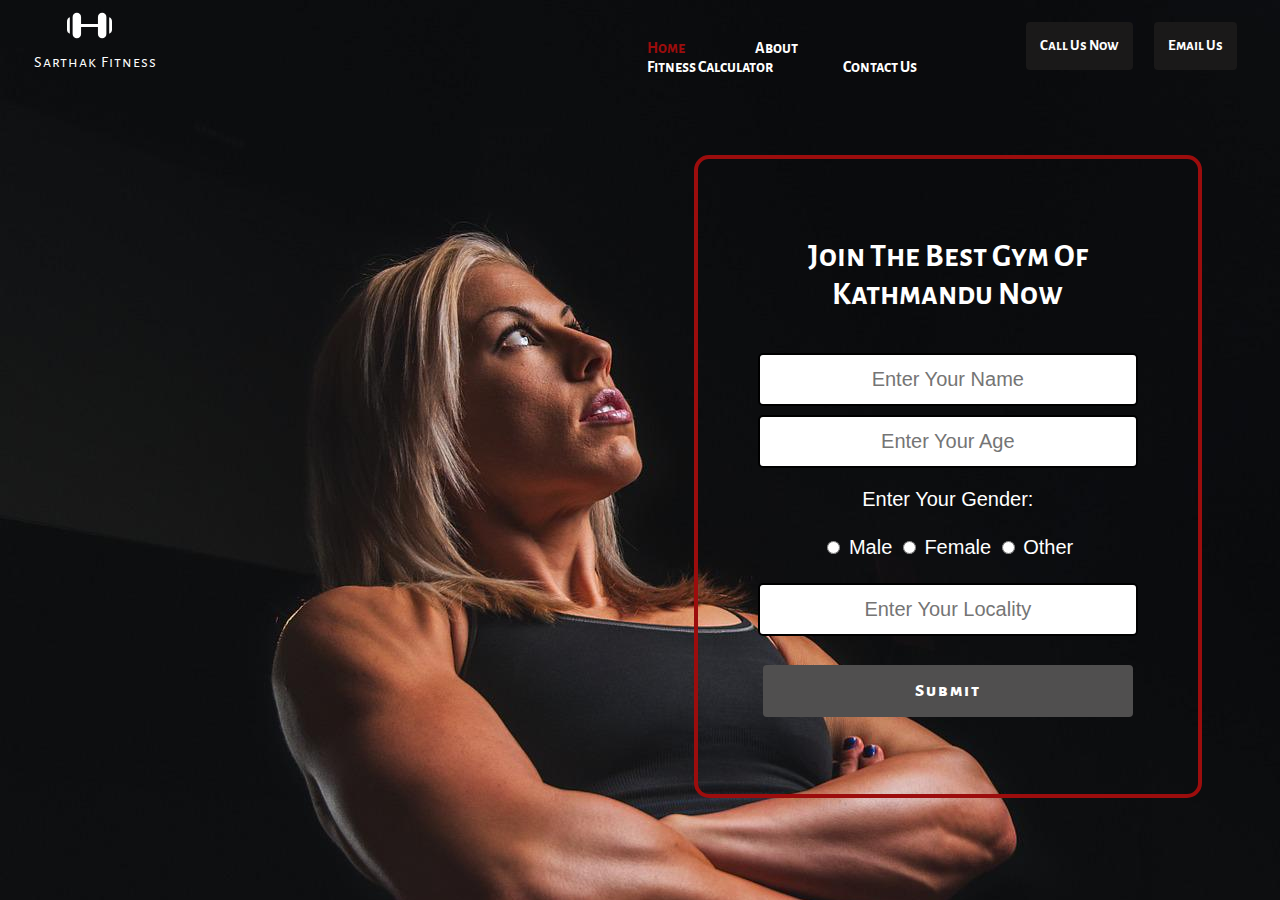
<file: Gym-Website-landing-page-using-html-css-practice/index.html>
<!DOCTYPE html>
<html lang="en">
  <head>
    <meta charset="UTF-8" />
    <meta http-equiv="X-UA-Compatible" content="IE=edge" />
    <meta name="viewport" content="width=device-width, initial-scale=1.0" />
    <link rel="preconnect" href="https://fonts.googleapis.com">
    <link rel="preconnect" href="https://fonts.gstatic.com" crossorigin>
    <link href="https://fonts.googleapis.com/css2?family=Alegreya+Sans+SC:wght@300;400;500;700;900&display=swap" rel="stylesheet">
    <link rel="stylesheet" href="css/style.css">
    <title>Document</title>
    <style>
      body {
    margin: 0px;
    padding: 0px;
    background: url("images/training-.jpg");
    height: auto;
    font-family: alegreya Sans SC;
  }
      
    </style>
  </head>
  <body>
    <header class="header">
      <div class="left">
        <img src="images/logo.svg" alt="">
        <div>Sarthak Fitness </div>
      </div>
      <div class="mid">
        <ul class="navbar">
          <li><a href="#" class="active">Home</a> </li>
          <li><a href="#"> About</a></li>
          <li><a href="#">Fitness Calculator</a> </li>
          <li><a href="#">Contact Us</a> </li>
        </ul>
        
      </div>
      <div class="right">
        <button class="btn">Call Us Now</button>
        <button class="btn">Email Us</button>
      </div>
    </header>
    <div class="container">
      <h1>Join The Best Gym Of Kathmandu Now</h1>
      <form action="noaction.php">
        <div class="form-group">
          <input type="text" name="" placeholder="Enter Your Name">
        </div>
        <div class="form-group">
          <input type="Integer" name="" placeholder="Enter Your Age">
        </div>
        <div class="form-group-radio">
          
          <span>Enter Your Gender:</span><input type="radio" id="gender" name="gender" value="HTML">

          <label for="html">Male</label>
          <input type="radio" id="gender" name="gender" value="HTML">
          <label for="html">Female</label>
           <input type="radio" id="gender" name="gender" value="HTML">
          <label for="html">Other</label>
          <br>
        </div>

        <div class="form-group">
          <input type="text" name="" placeholder="Enter Your Locality">
        </div>
        <button class="btn-submit"> Submit</button>
      </form>
    </div>
  </body>
</html>
</file>
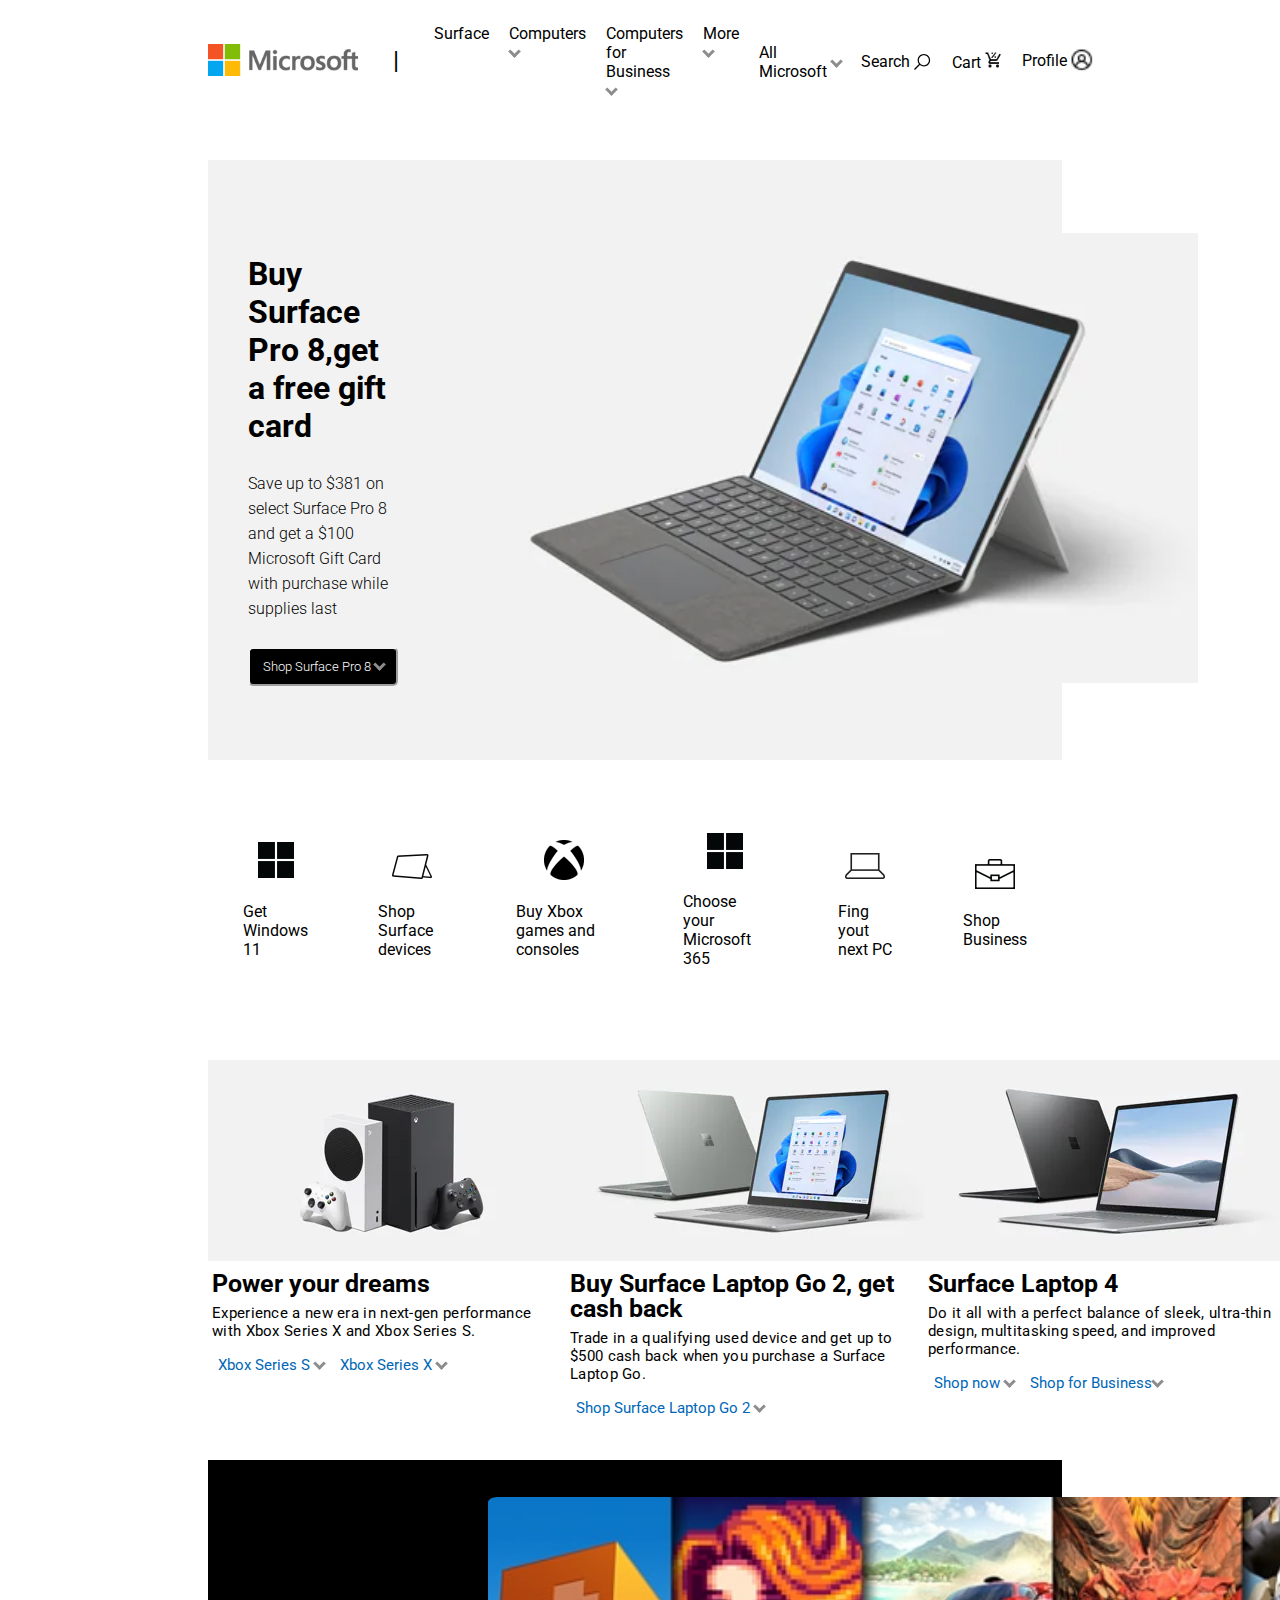
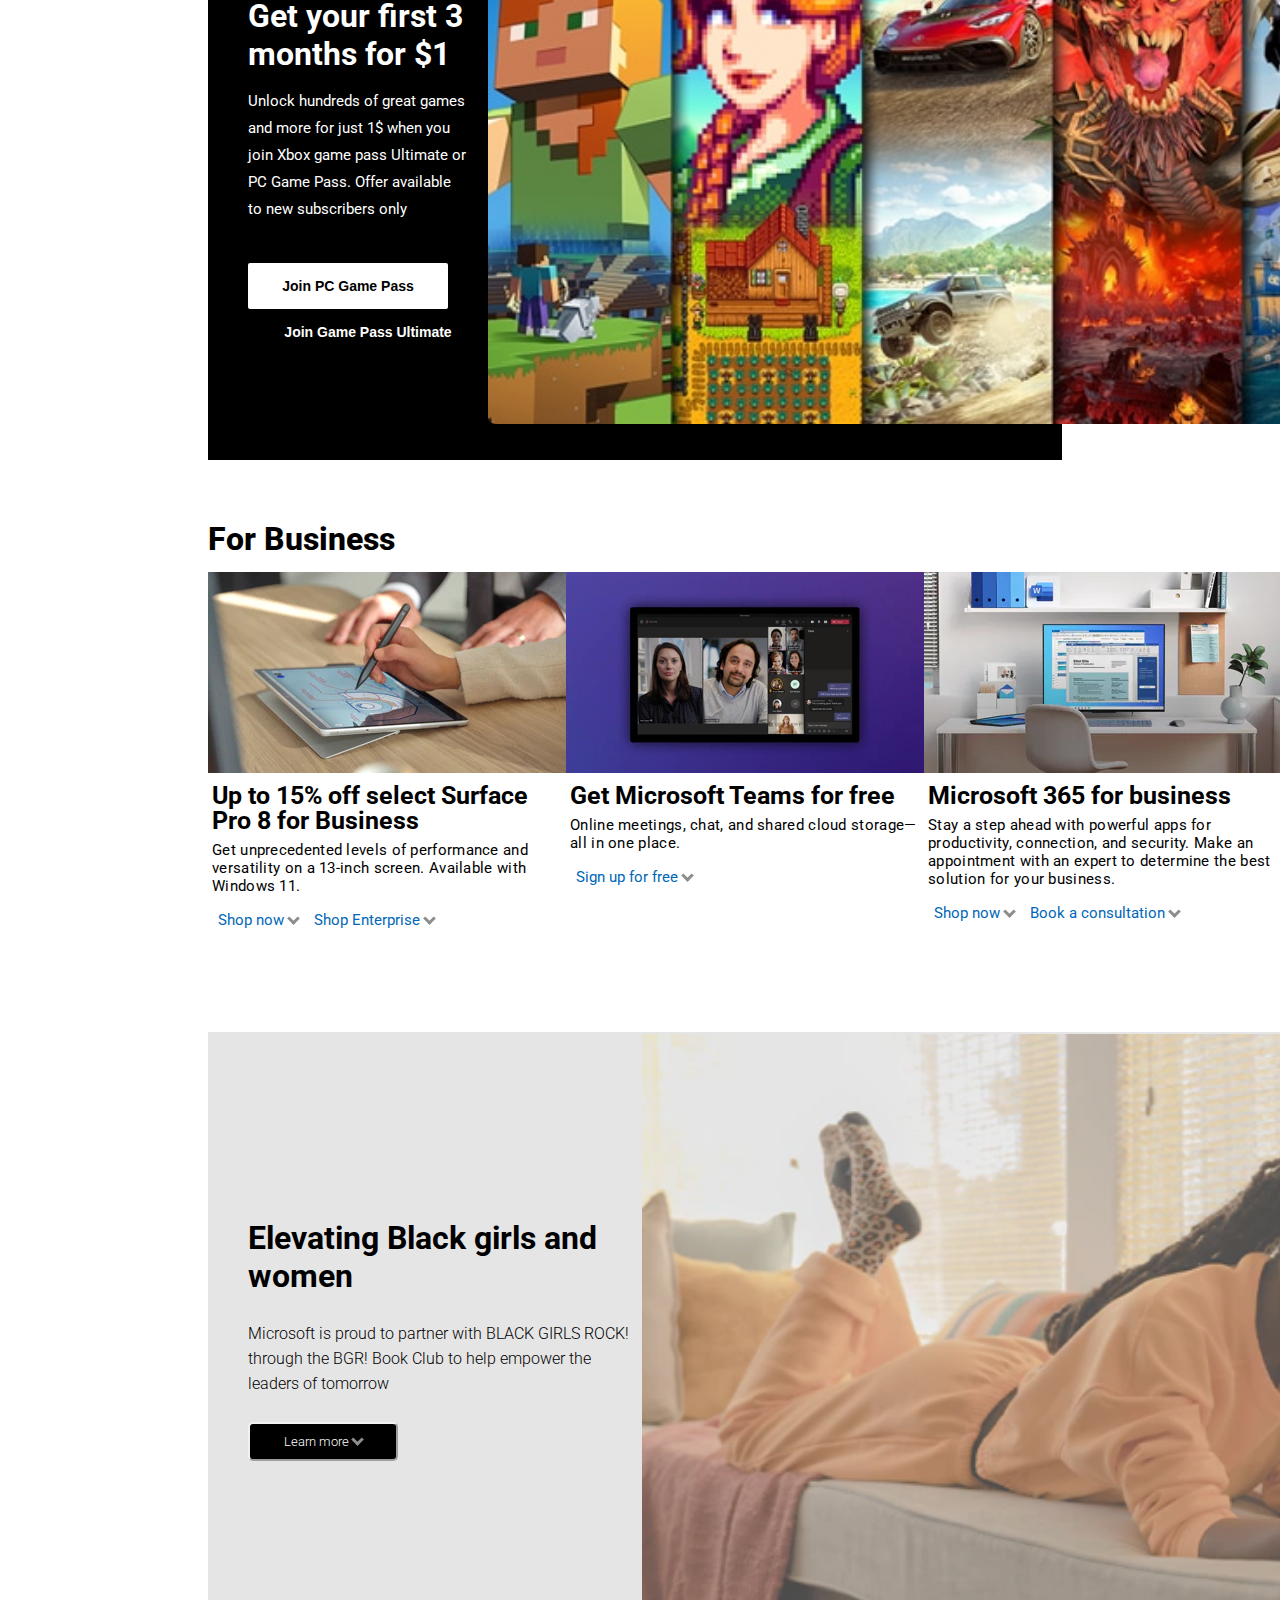
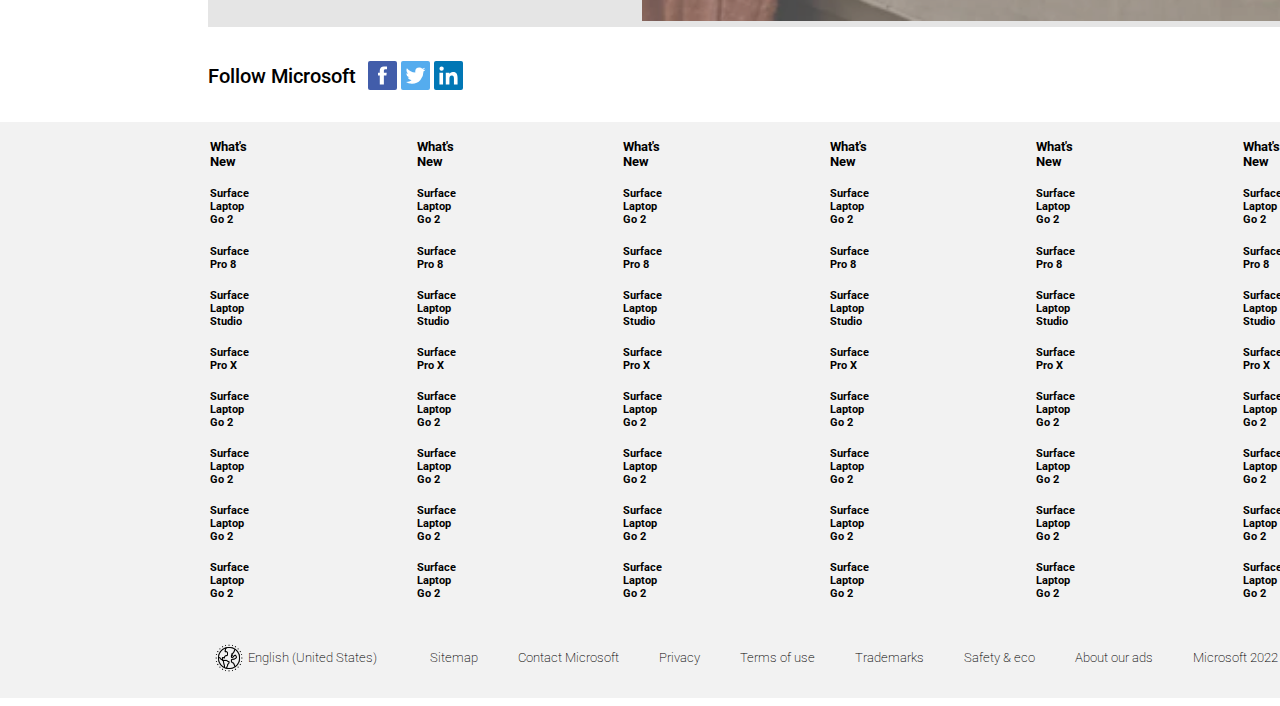
<file: microsoft-clone-html-css/index.html>
<!DOCTYPE html>
<html lang="en">
<head>
    <meta charset="UTF-8">
    <meta http-equiv="X-UA-Compatible" content="IE=edge">
    <meta name="viewport" content="width=device-width, initial-scale=1.0">
    <link rel="preconnect" href="https://fonts.googleapis.com">
    <link rel="preconnect" href="https://fonts.gstatic.com" crossorigin>
    <link href="https://fonts.googleapis.com/css2?family=Roboto:ital,wght@0,300;0,500;0,700;0,900;1,300&display=swap" rel="stylesheet">
    <link rel="stylesheet" href="header.css">
    <link rel="stylesheet" href="main.css">
    <link rel="stylesheet" href="footer.css">

    <title>Microsoft clone</title>
    <style>
        
     
    </style>
</head>
<body>
    <header class="header">
        <div class="header-left">
            <img class="microsoft-logo" src="images/microsoft-logo.png" alt="">
            <div class="Pipe">&#124;</div>
            <div class="menu-left">
                <div class="menu-items">
                    Surface
                </div>
                <div class="menu-items">
                    Computers <i class="arrow down"></i>
                </div>
                <div class="menu-items ">
                    Computers for Business <i class="arrow down"></i>
                </div>
                <div class="menu-items">
                    More <i class="arrow down"></i>
                </div>
            </div>


        </div>
        
        
        <div class="header-right">
            <div class="menu-right">

                <div class="menu-items-r">
                    <div class="all-microsoft-word">All Microsoft</div> <i class="arrow down"></i>
                </div>
                <div class="menu-items-search">
                    <div class="search-word">Search </div> 
                    <img class="search-icon" src="images/search-icon.svg" alt="">
                </div>
                <div class="menu-items-cart ">
                   <div class="cart-word">Cart</div>  <img class="cart-icon" src="images/cart.png" alt="">
                </div>
                <div class="menu-items-profile">
                    <div class="profile-word"> Profile </div>
                    <img class="profile-icon" src="images/profile.png" alt="">
                </div>
            </div>

        </div>

            
        
    </header>

    <main class="main-body">
        <div class="headandimage">
            <div class="headings">

                <h1 class="heading-1">Buy Surface Pro 8,get a free gift card</h1>
                <div class="p-1">
                <p >Save up to $381 on select Surface
                    Pro 8 and get a $100 Microsoft Gift Card
                    with purchase while supplies last</p>
                </div>
                
                <button class="button-1">Shop Surface Pro 8 <i class="arrow down"></i></button>
            </div>
            <div class="laptop-image">
                <img class="laptop-image-1" src="images/laptop-img.webp" alt=""></div>
        </div> 
        
        
        <div class="main-2">
            <div class="sub-main-2">
                <img src="images/1st.png" alt="">
                <h4 class="sub-head">Get Windows 11</h4>
            </div>

            

            <div class="sub-main-2">
                <img src="images/2nd.webp" alt="">
                <h4 class="sub-head">Shop Surface devices</h4>
            </div>

            <div class="sub-main-2">
                <img src="images/3rd.webp" alt="">
                <h4 class="sub-head">Buy Xbox games and consoles</h4>
            </div>


            <div class="sub-main-2">
                <img src="images/4th.png" alt="">
                <h4 class="sub-head">Choose your Microsoft 365</h4>
            </div>

            <div class="sub-main-2">
                <img src="images/5th.webp" alt="">
                <h4 class="sub-head">Fing yout next PC</h4>
            </div>

            <div class="sub-main-2">
                <img src="images/6th.webp" alt="">
                <h4 class="sub-head">Shop Business</h4>
            </div>


                

            
        </div>

        <div class="main-3">

            <div class="image-head">
                <img class="image" src="images/laptop1.webp" alt="">
                <div class="text-all">
                    <p class="text-1">Power your dreams</p>
                    <p class="text-2">Experience a new era in next-gen performance with Xbox Series X and Xbox Series S.</p>
                    <div class="buttons">
                        <button class="xbox-series-x">Xbox Series S <i class="arrow down"></i></button>
                        <button class="xbox-series-s">Xbox Series X <i class="arrow down"></i></button>
                    </div>
                    
                    
                </div>
            </div>


            <div class="image-head">
                <img class="image" src="images/laptop2.webp" alt="">
                <div class="text-all">
                <p class="text-1">Buy Surface Laptop Go 2, get cash back</p>
                <p class="text-2">Trade in a qualifying used device and get up to $500 cash back when you purchase a Surface Laptop Go.</p>
                    <div class="buttons">
                        <button class="xbox-series-s">Shop Surface Laptop Go 2 <i class="arrow down"></i></button>
                        
                    </div>
                    
                    
                </div>
            </div>


            <div class="image-head">
                <img class="image" src="images/laptop3.webp" alt="">
                <div class="text-all">
                <p class="text-1">Surface Laptop 4</p>
                <p class="text-2">Do it all with a perfect balance of sleek, ultra-thin design, multitasking speed, and improved performance.</p>
                    <div class="buttons">
                    <button class="xbox-series-x">Shop now <i class="arrow down"></i></button>
                    <button class="xbox-series-s">Shop for Business<i class="arrow down"></i></button>
                    </div>
                </div>
            </div>


            <div class="image-head">
                <img class="image" src="images/laptop4.webp" alt="">
                <div class="text-all">
                <p class="text-1">Make it yours</p>
                <p class="text-2">Customize the Xbox Wireless Controller with Xbox Design Lab and show your Pride with this bold design. </p>
                    <div class="buttons">
                    <button class="xbox-series-x">Design Yours <i class="arrow down"></i></button>
                    
                    </div>
                </div>
            </div>
            
        </div>



        <div class="main-4">
            <div class="main-4-text">
                <h3 class="heading-main-4">Get your first 3 months for $1</h3>
                <p class="paragraph-main-4">Unlock hundreds of great games and more for just 1$ when you
                     join Xbox game pass Ultimate or PC Game Pass. Offer 
                     available to new subscribers only</p>
                <div class="buttons-main-4">
                    <button class="white-button"> Join PC Game Pass</button>
                    <button class="black-button"> Join Game Pass Ultimate</button>
                </div>
                
            </div>
            <img class="cartoon" src="images/cartoon.jfif" alt="">
        </div>


        
        <h3 class="for-business"> For Business</h3>
        <div class="main-5">
            <div class="image-head">
                <img class="image" src="images/main-5-1.webp" alt="">
                <div class="text-all">
                    <p class="text-1">Up to 15% off select Surface Pro 8 for Business</p>
                    <p class="text-2">Get unprecedented levels of performance and versatility on a 13-inch screen. Available with Windows 11.</p>
                    <div class="buttons">
                        <button class="xbox-series-x">Shop now  <i class="arrow down"></i></button>
                        <button class="xbox-series-s">Shop Enterprise <i class="arrow down"></i></button>
                    </div>
                    
                    
                </div>
            </div>


            <div class="image-head">
                <img class="image" src="images/main-5-2.webp" alt="">
                <div class="text-all">
                <p class="text-1">Get Microsoft Teams for free</p>
                <p class="text-2">Online meetings, chat, and shared cloud storage—all in one place.</p>
                    <div class="buttons">
                        <button class="xbox-series-s">Sign up for free  <i class="arrow down"></i></button>
                        
                    </div>
                    
                    
                </div>
            </div>


            <div class="image-head">
                <img class="image" src="images/main-5-3.webp" alt="">
                <div class="text-all">
                <p class="text-1">Microsoft 365 for business</p>
                <p class="text-2">Stay a step ahead with powerful apps for productivity, connection, and security. Make an appointment with an expert to determine the best solution for your business.</p>
                    <div class="buttons">
                    <button class="xbox-series-x">Shop now <i class="arrow down"></i></button>
                    <button class="xbox-series-s">Book a consultation <i class="arrow down"></i></button>
                    </div>
                </div>
            </div>


            <div class="image-head">
                <img class="image" src="images/main-5-4.webp" alt="">
                <div class="text-all">
                <p class="text-1">Top trends that will drive Small Business</p>
                <p class="text-2">Join us for a free virtual event on June 22, as award-winning entrepreneur Natalie Cofield discusses small business challenges and strategies to overcome them. </p>
                    <div class="buttons">
                    <button class="xbox-series-x">Register now  <i class="arrow down"></i></button>
                    
                    </div>
                </div>
            </div>
                
        </div>


        <div class="main-6">
            <div class="main-6-head-and-image">
                <div class="headings-main-6">
    
                    <h1 class="heading-1">Elevating Black girls and women</h1>
                    <div class="p-1">
                    <p >Microsoft is proud to partner with BLACK GIRLS ROCK! through the BGR! Book Club to help empower the leaders of tomorrow</p>
                    </div>
                    
                    <button class="button-1">Learn more <i class="arrow down"></i></button>
                </div>
                <div class="couch-div">
                    <img class="couch-img" src="images/couch.webp" alt=""></div>
            </div> 
        </div>



        <div class="follow">
            <h4 class="text-microsoft">
                Follow Microsoft
            </h4>
            <div class="logos-follow">
                <img class="facebook-logo" src="images/facebook.svg" alt="">
                <img class="twitter-logo" src="images/twitter.svg" alt="">
                <img class="linkedin-logo" src="images/linkedin.svg" alt="">
            </div>
            
        </div>


    <footer class="footer-section-1">
        <div class="footer-subsection-1">
            <div class="footer-section-sub-headings">
                <h4> What's New</h4>
                <h5>Surface Laptop Go 2</h5>
                <h5>Surface Pro 8</h5>
                <h5>Surface Laptop Studio</h5>
                <h5>Surface Pro X</h5>
                <h5>Surface Laptop Go 2</h5>
                <h5>Surface Laptop Go 2</h5>
                <h5>Surface Laptop Go 2</h5>
                <h5>Surface Laptop Go 2</h5>


        </div>
        <div class="footer-subsection-2">
            <div class="footer-section-sub-headings">
                <h4> What's New</h4>
                <h5>Surface Laptop Go 2</h5>
                <h5>Surface Pro 8</h5>
                <h5>Surface Laptop Studio</h5>
                <h5>Surface Pro X</h5>
                <h5>Surface Laptop Go 2</h5>
                <h5>Surface Laptop Go 2</h5>
                <h5>Surface Laptop Go 2</h5>
                <h5>Surface Laptop Go 2</h5>


        </div>


        <div class="footer-subsection-2">
            <div class="footer-section-sub-headings">
                <h4> What's New</h4>
                <h5>Surface Laptop Go 2</h5>
                <h5>Surface Pro 8</h5>
                <h5>Surface Laptop Studio</h5>
                <h5>Surface Pro X</h5>
                <h5>Surface Laptop Go 2</h5>
                <h5>Surface Laptop Go 2</h5>
                <h5>Surface Laptop Go 2</h5>
                <h5>Surface Laptop Go 2</h5>


        </div>
        <div class="footer-subsection-2">
            <div class="footer-section-sub-headings">
                <h4> What's New</h4>
                <h5>Surface Laptop Go 2</h5>
                <h5>Surface Pro 8</h5>
                <h5>Surface Laptop Studio</h5>
                <h5>Surface Pro X</h5>
                <h5>Surface Laptop Go 2</h5>
                <h5>Surface Laptop Go 2</h5>
                <h5>Surface Laptop Go 2</h5>
                <h5>Surface Laptop Go 2</h5>


        </div>

        <div class="footer-subsection-2">
            <div class="footer-section-sub-headings">
                <h4> What's New</h4>
                <h5>Surface Laptop Go 2</h5>
                <h5>Surface Pro 8</h5>
                <h5>Surface Laptop Studio</h5>
                <h5>Surface Pro X</h5>
                <h5>Surface Laptop Go 2</h5>
                <h5>Surface Laptop Go 2</h5>
                <h5>Surface Laptop Go 2</h5>
                <h5>Surface Laptop Go 2</h5>


        </div>

        <div class="footer-subsection-2">
            <div class="footer-section-sub-headings">
                <h4> What's New</h4>
                <h5>Surface Laptop Go 2</h5>
                <h5>Surface Pro 8</h5>
                <h5>Surface Laptop Studio</h5>
                <h5>Surface Pro X</h5>
                <h5>Surface Laptop Go 2</h5>
                <h5>Surface Laptop Go 2</h5>
                <h5>Surface Laptop Go 2</h5>
                <h5>Surface Laptop Go 2</h5>


        </div>

    
    
    
    
      
    
    </footer>
    <div class="footer-final">
        <div class="footer-final-subsection">
            <div class="earth-and-english"> 
            <img class="earth-logo" src="images/earth.png" alt="">
            <div class="language">English (United States)</div>  
        </div>
        <div class="other-footers">
            <ul>Sitemap</ul>
            <ul>Contact Microsoft</ul>
            <ul>Privacy</ul>
            <ul>Terms of use</ul>
            <ul>Trademarks</ul>
            <ul>Safety & eco</ul>
            <ul>About our ads</ul>
            <ul>Microsoft 2022</ul>
           
        </div>
            
            
        </div>    
    </div>

            
                
    
           
            
       
    </main>
</body>
</html>





<!-- <h4 class="footer-section-heading">What's new</h4>
                    <div class="footer-section-sub-headings">
                        <h5>Surface Laptop Go 2</h5>
                        <h5>Surface Pro 8</h5>
                        <h5>Surface Laptop Studio</h5>
                        <h5>Surface Pro X</h5>
                        <h5>Surface Laptop Go 2</h5>
                        <h5>Surface Laptop Go 2</h5>
                        <h5>Surface Laptop Go 2</h5>
                        <h5>Surface Laptop Go 2</h5> -->
</file>
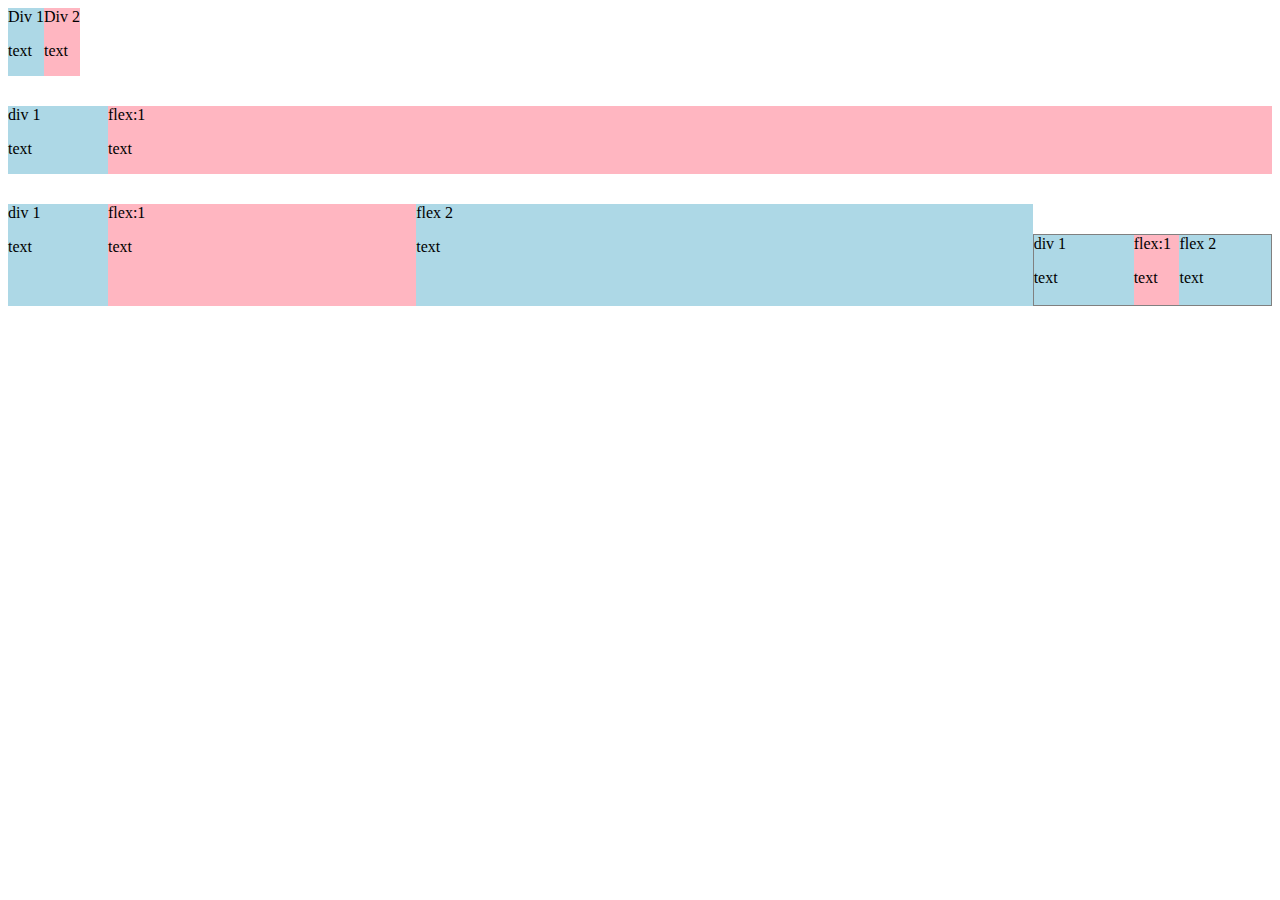
<file: Youtube Home page clone using Html CSS/flexbox.html>
<!DOCTYPE html>
<html lang="en">
<head>
    
    <title>flexbox practice</title>
</head>
<body>
    <div style="
        display:flex;
        flex-direction: row;">
        <div style="background-color:lightblue">
                Div 1 <p>text</p>
        </div>
        <div style="background-color: lightpink;">
            Div 2 <p>text</p>

        </div>
    </div>


    <div style="
        margin-top:30px ;
        display:flex;
        flex-direction: row;">
        <div style="background-color:lightblue;
                width: 100px;">
                div 1  <p> text</p>
        </div>
        <div style="
            background-color: lightpink;
            flex: 1;
                        ">
            flex:1 <p>text</p>

        </div>
    </div>


    <div style="
    margin-top:30px ;
    display:flex;
    flex-direction: row;">
    <div style="background-color:lightblue;
            width: 100px;">
            div 1  <p> text</p>
    </div>
    <div style="
        background-color: lightpink;
        flex: 1;
                    ">
        flex:1 <p>text</p>

    </div>
    <div style="background-color:lightblue;
    width: 100px;
    flex: 2;">
        flex 2  <p> text</p>
</div>


<div style="
margin-top:30px ;
height: 70px;
border-width: 1px;
border-style: solid;
border-color: gray;
display:flex;
flex-direction: row;">
<div style="background-color:lightblue;
        width: 100px;">
        div 1  <p> text</p>
</div>
<div style="
    background-color: lightpink;
    flex: 1;
                ">
    flex:1 <p>text</p>

</div>
<div style="background-color:lightblue;
width: 100px;
flex: 2;">
    flex 2  <p> text</p>
</div>
</body>
</html>
</file>
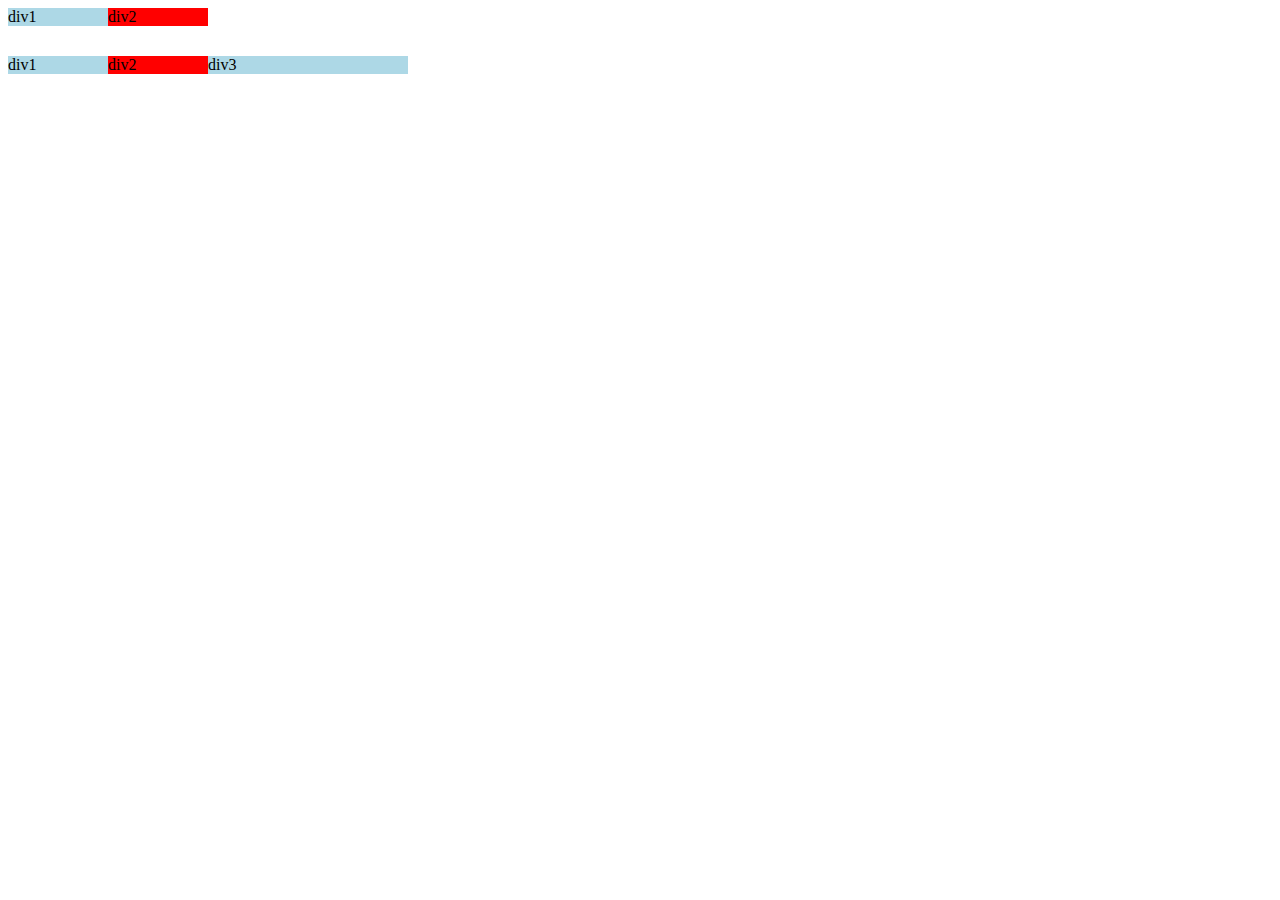
<file: Youtube Home page clone using Html CSS/grid.html>
<!DOCTYPE html>
<html lang="en">
<head>
    
    <title>Grid practice</title>
</head>
<body>
    <div style=" 
        display: grid;
        grid-template-columns: 100px  100px;">
        <div style="background-color: lightblue;">
            div1
        </div>
        <div style="background-color: red;">
            div2
        </div>
    </div>
    
    <div style=" 
        margin-top: 30px;
        display: grid;
        grid-template-columns: 100px  100px 200px;">
        <div style="background-color: lightblue;">
            div1
        </div>
        <div style="background-color: red;">
            div2
        </div>
        <div style="background-color: lightblue;">
            div3
        </div>
    </div>
    
</body>
</html>
</file>
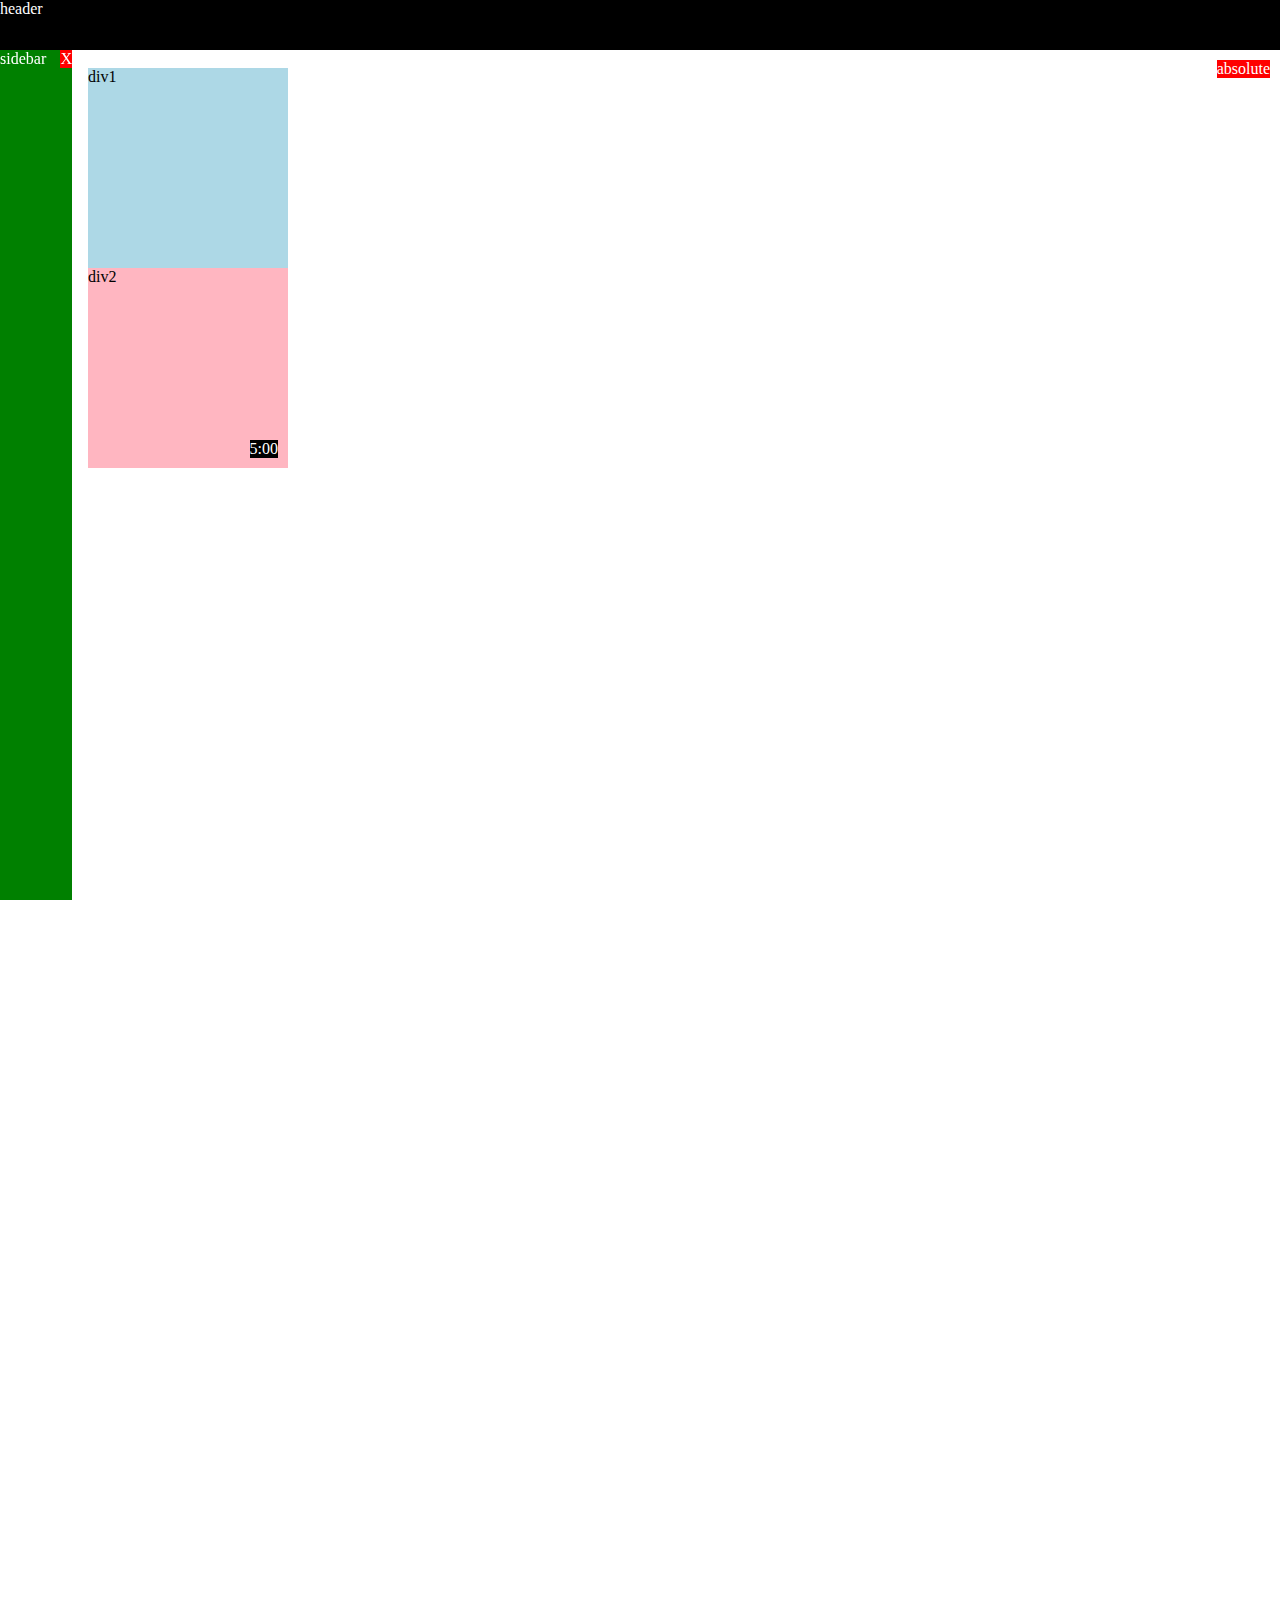
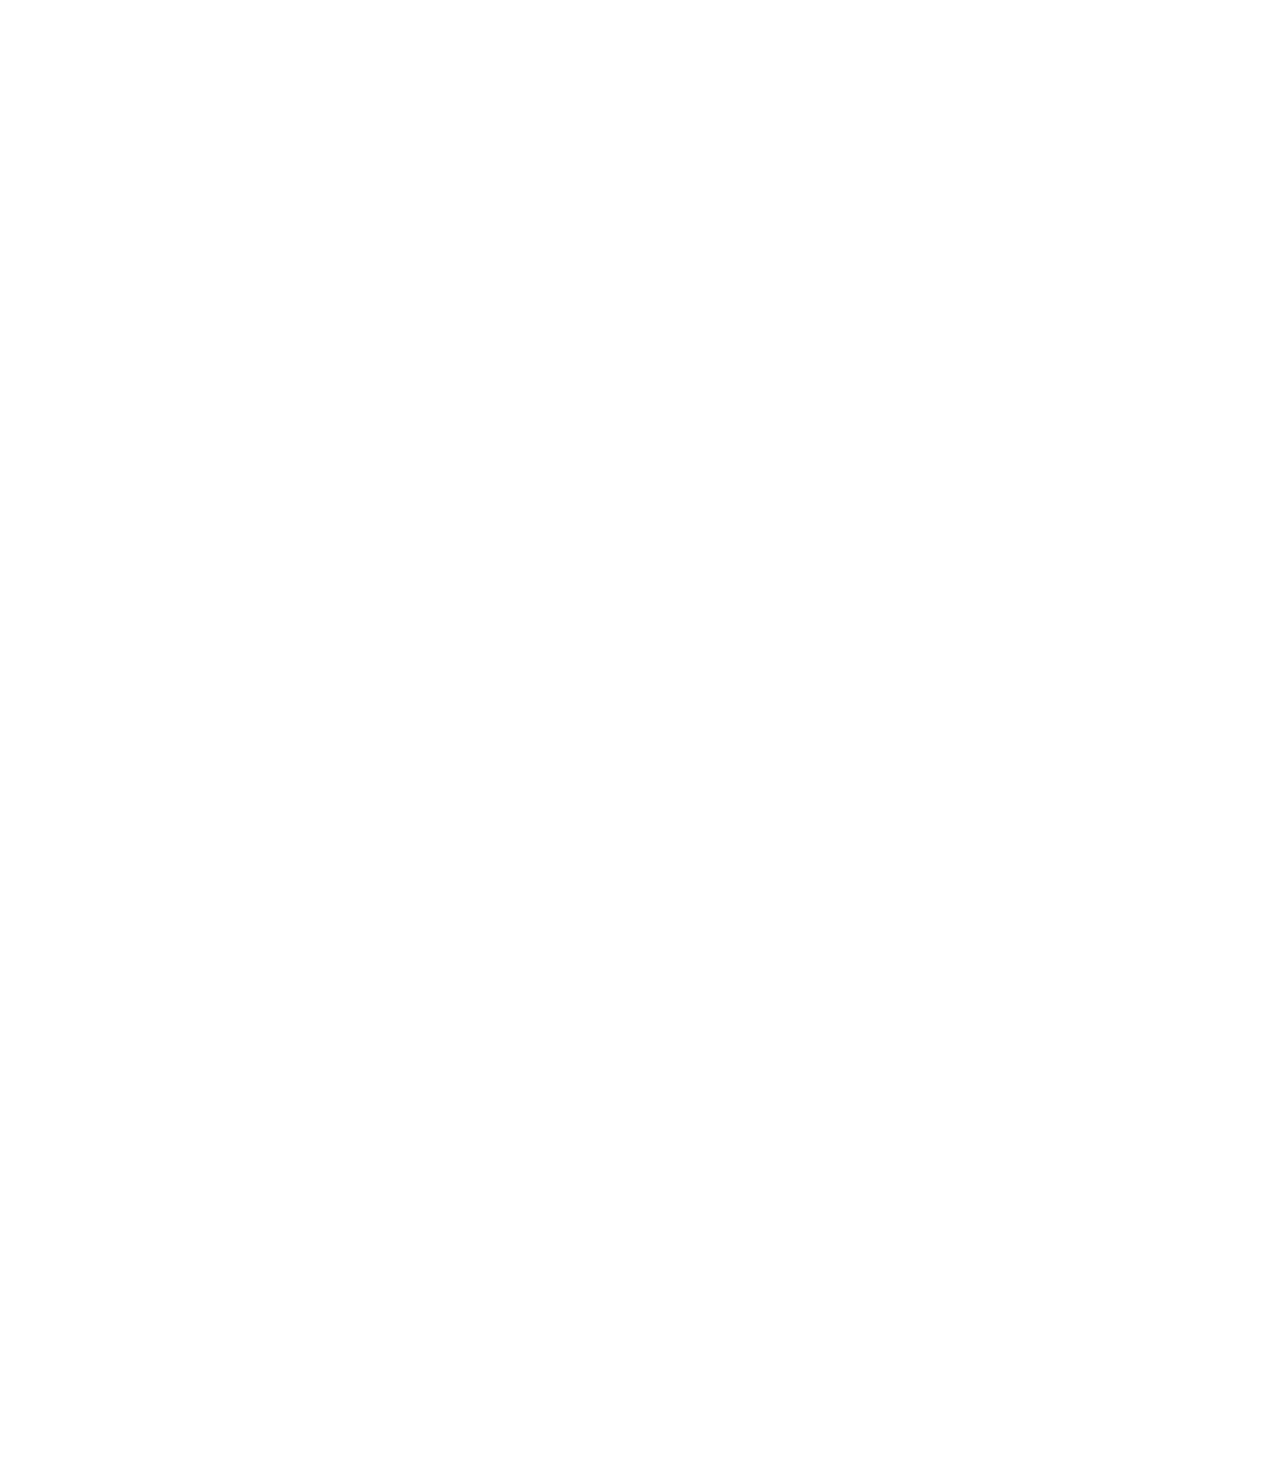
<file: Youtube Home page clone using Html CSS/position.html>
<!DOCTYPE html>
<html lang="en">
<head>
    <meta charset="UTF-8">
    <meta http-equiv="X-UA-Compatible" content="IE=edge">
    <meta name="viewport" content="width=device-width, initial-scale=1.0">
    <title>position</title>
</head>
<body style="
        height:3000px;
        padding-top:60px;
        padding-left:80px;     "   >
    <div 
        style="background-color: black;
        color: white;
        position:fixed;
        top: 0px;
        height: 50px;

        left: 0px;
        right: 0px;
        z-index: 1;
        ">header</div>
    <div style="background-color: green;
        color: white;
        position: fixed;
        left: 0;
        bottom: 0;
        top: 50px;
        width: 72px;
        right: 10px;    "   >
    sidebar
    <div style="
    position: absolute;
    background-color: red;
    color: white;
    
    top: 0px;
    right: 0px;" >
    X</div> 
    </div> 
    <div style="
        position: absolute;
        background-color: red;
        color: white;
        
        top: 60px;
        right: 10px;" >
        absolute</div>   
    <div style="
        background-color: lightblue;
        height: 200px;
        width: 200px;  
        position: static; 
             "   >div1</div>
    <div
        style="background-color: lightpink;
        height: 200px;
        width: 200px;
        position :relative;  ">div2
        <div style="
        position: absolute;
        background-color: black;
        color: white;

        bottom:10px;
        
        right: 10px;" >
        5:00</div> </div>
</body>
</html>
</file>
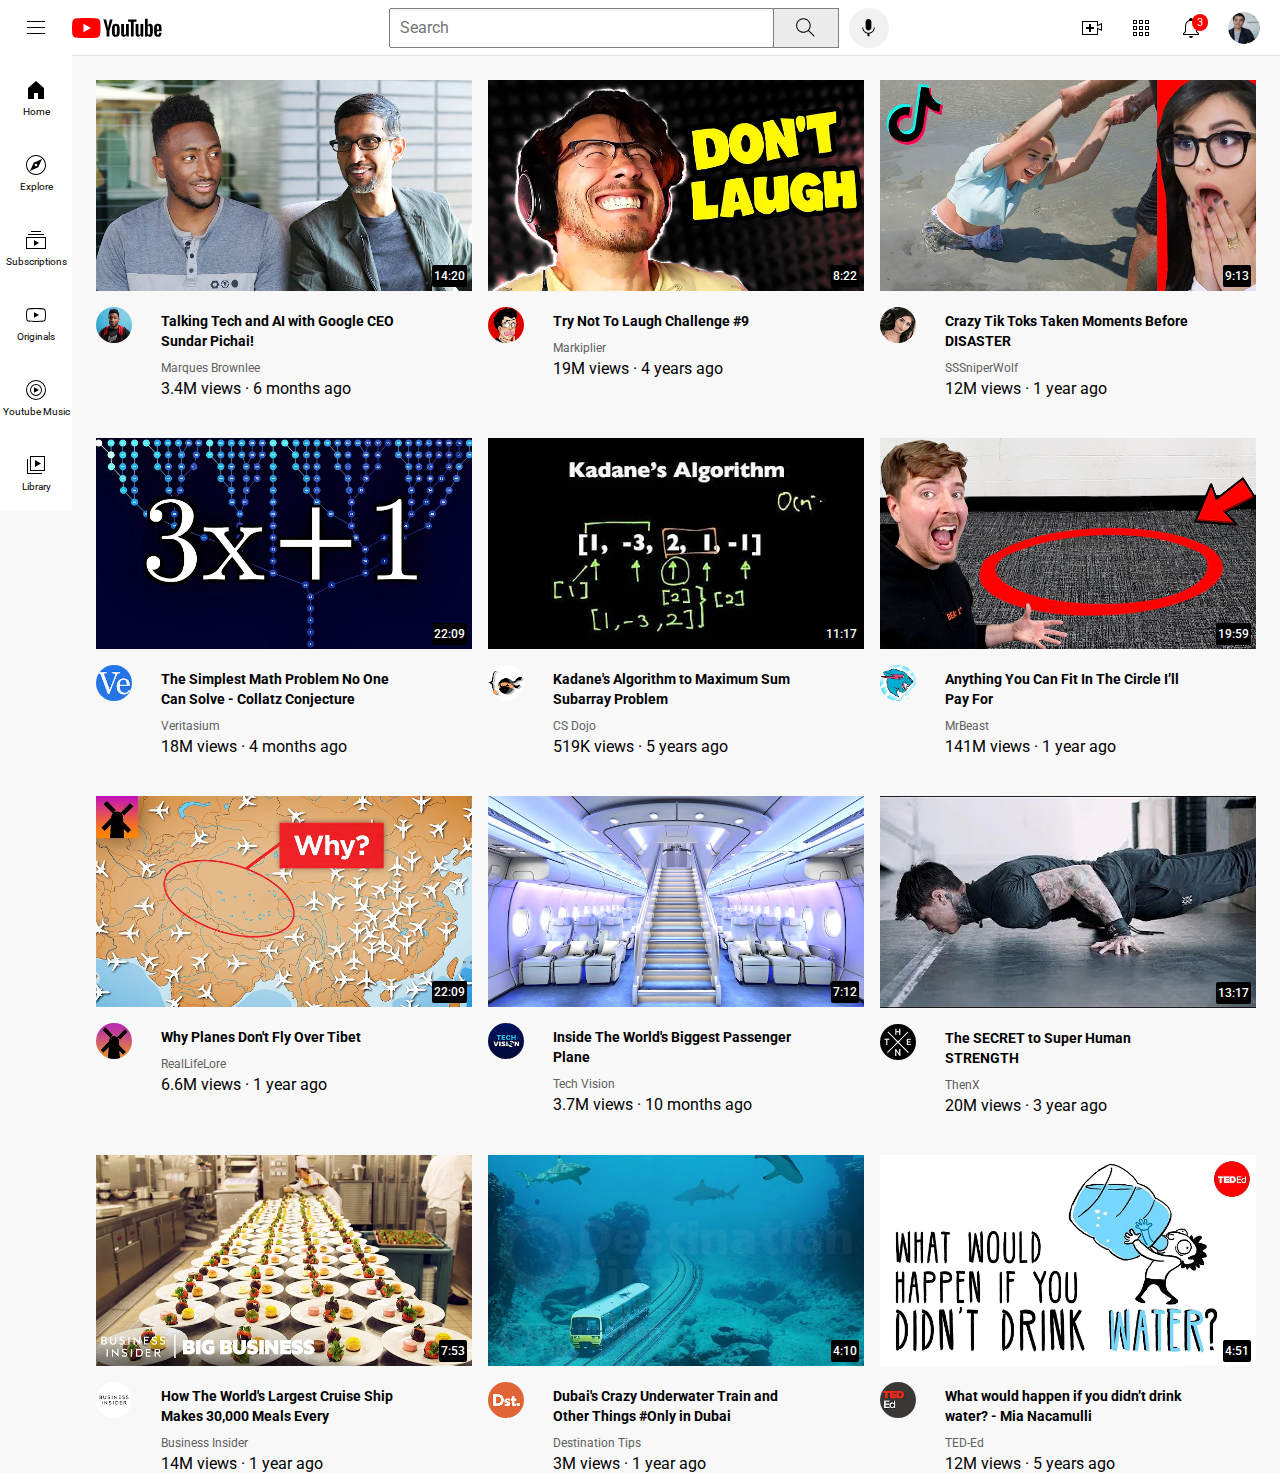
<file: Youtube Home page clone using Html CSS/youtube.html>
<!DOCTYPE html>
<html lang="en">
  <head>
    <title>Youtube.com clone</title>
    <link rel="preconnect" href="https://fonts.googleapis.com" />
    <link rel="preconnect" href="https://fonts.gstatic.com" crossorigin />
    <link
      href="https://fonts.googleapis.com/css2?family=Roboto:wght@400;500&display=swap"
      rel="stylesheet"
    />
    <link rel="stylesheet" href="styles/general.css" />
    <link rel="stylesheet" href="styles/header.css" />
    <link rel="stylesheet" href="styles/video.css" />
    <link rel="stylesheet" href="styles/sidebar.css" />
  </head>

  <body>
    <div class="header">
      <div class="left-section">
        <img class="hamburger-menu" src="icon/hamburger-menu.svg" alt="" />
        <img class="youtube-logo" src="icon/youtube-logo.svg" alt="" />
      </div>
      <div class="mid-section">
        <input class="search-bar" type="text" placeholder="Search" />
        <button class="search-button">
          <img class="search-icon" src="icon/search (1).svg" alt="" />
          <div class="tooltip">Search</div>
        </button>
        <button class="voice-search-button">
          <img
            class="voice-search-icon"
            src="icon/voice-search-icon.svg"
            alt=""
          />
          <div class="tooltip">Search with your voice</div>
        </button>
      </div>

      <div class="right-section">
        <div class="upload-icon-container">
          <img class="upload-icon" src="icon/upload.svg" alt="" />
          <div class="tooltip">Create</div>
        </div>

        <div class="youtube-app-icon-container">
          <img class="youtube-app-icon" src="icon/youtube-apps.svg" alt="" />
          <div class="tooltip">Youtube Apps</div>
        </div>

        <div class="notifications-icon-container">
          <img class="notification-icon" src="icon/notifications.svg" alt="" />
          <div class="notifications-count">3</div>
          <div class="tooltip">Notifications</div>
        </div>

        <img class="current-user-picture" src="logos/my-channel.jpeg" alt="" />
      </div>
    </div>

    <div class="sidebar">
      <div class="sidebar-link">
        <img src="icon/home.svg" alt="" />
        <div>Home</div>
      </div>
      <div class="sidebar-link">
        <img src="icon/explore.svg" alt="" />
        <div>Explore</div>
      </div>

      <div class="sidebar-link">
        <img src="icon/subscriptions.svg" alt="" />
        <div>Subscriptions</div>
      </div>

      <div class="sidebar-link">
        <img src="icon/originals.svg" alt="" />
        <div>Originals</div>
      </div>

      <div class="sidebar-link">
        <img src="icon/youtube-music.svg" alt="" />
        <div>Youtube Music</div>
      </div>

      <div class="sidebar-link">
        <img src="icon/library.svg" alt="" />
        <div>Library</div>
      </div>
    </div>

    <div class="video-grid">
      <div class="video-preview">
        <div class="thumbnail-row">
          <a
            href="https://www.youtube.com/watch?v=n2RNcPRtAiY&ab_channel=MarquesBrownlee"
            ><img class="thumbnail" src="thumbnails/thumbnail-1.webp"
          /></a>
          <div class="video-time">14:20</div>
        </div>
        <div class="video-info-grid">
          <div class="channel-picture">
            <img class="profile-picture" src="logos/channel-1.jpeg" />
          </div>
          <div class="video-info">
            <p class="video-title">
              Talking Tech and AI with Google CEO Sundar Pichai!
            </p>
            <p class="video-author">Marques Brownlee</p>
            <p class="video-views">3.4M views · 6 months ago</p>
          </div>
        </div>
      </div>

      <div class="video-preview">
        <div class="thumbnail-row">
          <a
            href="https://www.youtube.com/watch?v=n2RNcPRtAiY&ab_channel=MarquesBrownlee"
            ><img class="thumbnail" src="thumbnails/thumbnail-2.webp" />
          </a>
          <div class="video-time">8:22</div>
        </div>
        <div class="video-info-grid">
          <div class="channel-picture">
            <img class="profile-picture" src="logos/channel-2.jpeg" />
          </div>
          <div class="video-info">
            <p class="video-title">Try Not To Laugh Challenge #9</p>
            <p class="video-author">Markiplier</p>
            <p class="video-views">19M views · 4 years ago</p>
          </div>
        </div>
      </div>

      <div class="video-preview">
        <div class="thumbnail-row">
          <a
            href="https://www.youtube.com/watch?v=n2RNcPRtAiY&ab_channel=MarquesBrownlee"
            ><img class="thumbnail" src="thumbnails/thumbnail-3.webp" />
          </a>
          <div class="video-time">9:13</div>
        </div>
        <div class="video-info-grid">
          <div class="channel-picture">
            <img class="profile-picture" src="logos/channel-3.jpeg" />
          </div>
          <div class="video-info">
            <p class="video-title">
              Crazy Tik Toks Taken Moments Before DISASTER
            </p>
            <p class="video-author">SSSniperWolf</p>
            <p class="video-views">12M views · 1 year ago</p>
          </div>
        </div>
      </div>

      <div class="video-preview">
        <div class="thumbnail-row">
          <a
            href="https://www.youtube.com/watch?v=n2RNcPRtAiY&ab_channel=MarquesBrownlee"
            ><img class="thumbnail" src="thumbnails/thumbnail-4.webp" />
          </a>
          <div class="video-time">22:09</div>
        </div>
        <div class="video-info-grid">
          <div class="channel-picture">
            <img class="profile-picture" src="logos/channel-4.jpeg" />
          </div>
          <div class="video-info">
            <p class="video-title">
              The Simplest Math Problem No One Can Solve - Collatz Conjecture
            </p>
            <p class="video-author">Veritasium</p>
            <p class="video-views">18M views · 4 months ago</p>
          </div>
        </div>
      </div>

      <div class="video-preview">
        <div class="thumbnail-row">
          <a
            href="https://www.youtube.com/watch?v=n2RNcPRtAiY&ab_channel=MarquesBrownlee"
            ><img class="thumbnail" src="thumbnails/thumbnail-5.webp" />
          </a>
          <div class="video-time">11:17</div>
        </div>
        <div class="video-info-grid">
          <div class="channel-picture">
            <img class="profile-picture" src="logos/channel-5.jpeg" />
          </div>
          <div class="video-info">
            <p class="video-title">
              Kadane's Algorithm to Maximum Sum Subarray Problem
            </p>
            <p class="video-author">CS Dojo</p>
            <p class="video-views">519K views · 5 years ago</p>
          </div>
        </div>
      </div>

      <div class="video-preview">
        <div class="thumbnail-row">
          <a
            href="https://www.youtube.com/watch?v=n2RNcPRtAiY&ab_channel=MarquesBrownlee"
            ><img class="thumbnail" src="thumbnails/thumbnail-6.webp" />
          </a>
          <div class="video-time">19:59</div>
        </div>
        <div class="video-info-grid">
          <div class="channel-picture">
            <img class="profile-picture" src="logos/channel-6.jpeg" />
          </div>
          <div class="video-info">
            <p class="video-title">
              Anything You Can Fit In The Circle I’ll Pay For
            </p>
            <p class="video-author">MrBeast</p>
            <p class="video-views">141M views · 1 year ago</p>
          </div>
        </div>
      </div>

      <div class="video-preview">
        <div class="thumbnail-row">
          <a
            href="https://www.youtube.com/watch?v=n2RNcPRtAiY&ab_channel=MarquesBrownlee"
            ><img class="thumbnail" src="thumbnails/thumbnail-7.webp" />
          </a>
          <div class="video-time">22:09</div>
        </div>
        <div class="video-info-grid">
          <div class="channel-picture">
            <img class="profile-picture" src="logos/channel-7.jpeg" />
          </div>
          <div class="video-info">
            <p class="video-title">Why Planes Don't Fly Over Tibet</p>
            <p class="video-author">RealLifeLore</p>
            <p class="video-views">6.6M views · 1 year ago</p>
          </div>
        </div>
      </div>

      <div class="video-preview">
        <div class="thumbnail-row">
          <a
            href="https://www.youtube.com/watch?v=n2RNcPRtAiY&ab_channel=MarquesBrownlee"
            ><img class="thumbnail" src="thumbnails/thumbnail-8.webp" />
          </a>
          <div class="video-time">7:12</div>
        </div>
        <div class="video-info-grid">
          <div class="channel-picture">
            <img class="profile-picture" src="logos/channel-8.jpeg" />
          </div>
          <div class="video-info">
            <p class="video-title">
              Inside The World's Biggest Passenger Plane
            </p>
            <p class="video-author">Tech Vision</p>
            <p class="video-views">3.7M views · 10 months ago</p>
          </div>
        </div>
      </div>

      <div class="video-preview">
        <div class="thumbnail-row">
          <a
            href="https://www.youtube.com/watch?v=n2RNcPRtAiY&ab_channel=MarquesBrownlee"
            ><img class="thumbnail" src="thumbnails/thumbnail-9.webp" />
          </a>
          <div class="video-time">13:17</div>
        </div>
        <div class="video-info-grid">
          <div class="channel-picture">
            <img class="profile-picture" src="logos/channel-9.jpeg" />
          </div>
          <div class="video-info">
            <p class="video-title">The SECRET to Super Human STRENGTH</p>
            <p class="video-author">ThenX</p>
            <p class="video-views">20M views · 3 year ago</p>
          </div>
        </div>
      </div>

      <div class="video-preview">
        <div class="thumbnail-row">
          <a
            href="https://www.youtube.com/watch?v=n2RNcPRtAiY&ab_channel=MarquesBrownlee"
            ><img class="thumbnail" src="thumbnails/thumbnail-10.webp" />
          </a>
          <div class="video-time">7:53</div>
        </div>
        <div class="video-info-grid">
          <div class="channel-picture">
            <img class="profile-picture" src="logos/channel-10.jpeg" />
          </div>
          <div class="video-info">
            <p class="video-title">
              How The World's Largest Cruise Ship Makes 30,000 Meals Every
            </p>
            <p class="video-author">Business Insider</p>
            <p class="video-views">14M views · 1 year ago</p>
          </div>
        </div>
      </div>

      <div class="video-preview">
        <div class="thumbnail-row">
          <a
            href="https://www.youtube.com/watch?v=n2RNcPRtAiY&ab_channel=MarquesBrownlee"
            ><img class="thumbnail" src="thumbnails/thumbnail-11.webp" />
          </a>
          <div class="video-time">4:10</div>
        </div>
        <div class="video-info-grid">
          <div class="channel-picture">
            <img class="profile-picture" src="logos/channel-11.jpeg" />
          </div>
          <div class="video-info">
            <p class="video-title">
              Dubai's Crazy Underwater Train and Other Things #Only in Dubai
            </p>
            <p class="video-author">Destination Tips</p>
            <p class="video-views">3M views · 1 year ago</p>
          </div>
        </div>
      </div>

      <div class="video-preview">
        <div class="thumbnail-row">
          <a
            href="https://www.youtube.com/watch?v=n2RNcPRtAiY&ab_channel=MarquesBrownlee"
            ><img class="thumbnail" src="thumbnails/thumbnail-12.webp" />
          </a>
          <div class="video-time">4:51</div>
        </div>
        <div class="video-info-grid">
          <div class="channel-picture">
            <img class="profile-picture" src="logos/channel-12.jpeg" />
          </div>
          <div class="video-info">
            <p class="video-title">
              What would happen if you didn’t drink water? - Mia Nacamulli
            </p>
            <p class="video-author">TED-Ed</p>
            <p class="video-views">12M views · 5 years ago</p>
          </div>
        </div>
      </div>
    </div>
  </body>
</html>
</file>
<file: Gym-Website-landing-page-using-html-css-practice/css/style.css>
.left{
    position: absolute;
    left: 34px;
    top: 3px;
    display: inline-block;
    /* border: 2px solid red; */
    color: white;
    
  }
  .left img{
    width: 45px;
    filter: invert(100%);
    margin-left: 33px;
  }
  .left div{
    text-align: center;
    letter-spacing: 1px;
  }






  .mid{
    font-family: alegreya Sans SC;
    font-weight: 700;
    display: block;
    position: absolute;
    top: 3px;
    right: 285px;
    width: 33%;
    margin: 20px auto;
    /* border: 2px solid rgb(16, 192, 10); */
    color: white;
    
  }
  .navbar{
    display: inline-block;
  }
  .navbar li{
    display: inline-block;
    font-size: 16px;
  }
  .navbar li a{
    color: white;
    text-decoration: none;
    padding: 34px;

  }
  .navbar li a:hover{
    text-decoration: underline;
    color:rgb(156, 13, 13);

  }
  .navbar li a.active{

    color:rgb(156, 13, 13);
    padding: 34px;

  }





  .right{
    position: absolute;
    right: 34px;
    top: 22px;
    
    display: inline-block;
    /* border: 2px solid rgb(38, 0, 255); */
    color: white;
    
  }
  .btn{
    font-family: alegreya Sans SC;
    font-weight: 700;
    font-size: 15px;
    margin: 0px 9px ;
    background-color: rgb(26, 25, 25);
    border: 1px;
    
    color: white;
    padding: 15px 14px;
    border-radius: 4px;
    cursor: pointer;
  }
  .btn:hover{
    background-color: rgb(156, 13, 13);
  }



  .container{
    position: absolute;
    right: 30px;
    border: 4px solid rgb(156, 13, 13);
    color: white;
    margin: 155px 48px;
    padding: 57px 39px;
    width: 33%;
    border-radius: 15px;
    text-align: center;

  }
  .container h1{
    margin-bottom: 40px;
    font-family: alegreya Sans SC;
  }
  .btn-submit{
    font-family: alegreya Sans SC;
    font-weight: 800;
    letter-spacing: 2px;
    font-size: large;
    width: 370px;
    margin: 20px 9px ;
    background-color: rgb(80, 79, 79);
    color: white;
    padding: 15px 14px;
    border: 1px;
    
    border-radius: 4px;
    transition: background-color 0.3s;
    

  }
  .btn-submit:hover{
    background-color: rgb(156, 13, 13);
    color: aliceblue;
    border: none;
    cursor: pointer;
    
    
  }

  .form-group input{
    font-family: Arial;
    font-size:20px;
    text-align: center;
    display: block;
    width: 350px;
    padding: 13px;
    border: 2px solid black;
    border-radius: 5px;
    margin: 9px auto;
  }
  .form-group-radio{
    
    font-family: Arial;
    font-size: 20px;
    text-align: center;
    display: inline;
  }
  .form-group-radio span{
    text-align: center;
    margin-top: 20px;
    
    margin-bottom: 10px;
    display: block;
  }
  .form-group-radio #gender{
    margin-top: 20px;
    margin-bottom: 20px;
    display: inline-block;
    

  }
</file>
<file: microsoft-clone-html-css/header.css>
.header{
    margin-top: 20px;
    display: flex;
    
    justify-content: space-between;

} 
.microsoft-logo{
    width:150px ;
    margin-left: 200px;
    justify-content: center;
}
.header-left{
    display: flex;
    flex-direction: row;
    align-items: center;
    
    
}
.Pipe{
 
    margin-left:35px;
    margin-right: 35px;   
    font-family: roboto,arial;
    font-size: 25px;         
    
}
.menu-left{
    display: flex;
    
    
    justify-content: space-between;
    
    
    
}
.menu-items{
    
    font-family: roboto,arial;
    align-items: center;
    margin-right: 20px;
    margin-top: 4px;
    font-weight: 400;

}
.arrow {
    border: solid rgb(141, 141, 141);
    border-width: 0 3px 3px 0;
    display: inline-block;
    padding: 3px;
    margin-left: 1px;
    margin-bottom: 2px;
}
.down {
    transform: rotate(45deg);
    -webkit-transform: rotate(45deg);
}
.header-right{
    display: flex;
    flex-direction: row;
    
    
    
}
.menu-right{
    display:flex;
    align-items: center;
    justify-content: center;
    margin-right: 200px;

    

}
.menu-items-r{

    display: flex;
    align-items: center;
    
    
    font-family: roboto,arial;
    margin-right: 20px;
    font-weight: 400;
    margin-top: 4px;


}
.all-microsoft-word{
    margin-right: 4px;
}

.menu-items-search{
    display: flex;
    align-items: center;
    font-family: roboto,arial;
    margin-right: 20px;
    font-weight: 400;
    margin-top: 3px;
}   

.search-icon{
    width: 20px;
    margin-left: 2px;
    

}
.menu-items-cart{
    display: flex;
    align-items: center;
    font-family: roboto,arial;
    margin-right: 20px;
    font-weight: 400;
    

}
.cart-word{
    margin-top: 4px;
}
.cart-icon{
    width: 18px;
    
    margin-left: 3px;
}
.menu-items-profile{
    display: flex;
    align-items: center;
    justify-content: space-between;
    font-family: roboto,arial;
    margin-right: 20px;
    font-weight: 400;
    margin-top: 1px;

}

.profile-icon{
width: 25px;
margin-left: 3px;



}
</file>
<file: microsoft-clone-html-css/main.css>
.headandimage{
    display: flex;
    background-color: rgb(242,242,242);
    align-items: center;
    margin-left: 200px;
    margin-right: 210px;
    margin-top: 60px;
    height: 600px;
}    

.headings{
    display: flex;
    height: 600px;
    width: 550px;
    flex-direction: column;
    align-items: left;
    justify-content: center;
    margin-left: 40px;
    
    
    
}  
.heading-1{
    font-family: roboto,arial;
    font-weight: bold;
    margin-bottom:0px;
    

}  
.p-1{
    font-family: roboto,arial;
    font-weight: 300;
    line-height: 25px;
    margin-top: 10px;
    

}
.button-1{
    background-color: black;
    color: white;
    font-family: roboto,arial;
    font-weight: 300;
    width:150px;
    padding: 10px 10px 10px 10px;
    margin-top: 10px;
    font-size: 13px;
    border-color: rgb(242,242,242);
    border-width: 0.4;
    border-radius: 5px;

}
.button-1:hover {
    opacity: 60%;
}
.arrow {
    border: solid rgb(141, 141, 141);
    border-width: 0 3px 3px 0;
    display: inline-block;
    padding: 3px;
    margin-left: 1px;
    margin-bottom: 2px;
}
.down {
    transform: rotate(45deg);
    -webkit-transform: rotate(45deg);
}
 
.laptop-image-1{
    width:800px;
    
}


.main-2{
    display: flex;
    
    margin-left: 200px;
    margin-right: 210px;
    height: 300px;
    justify-content: center;
    align-items: center;
    
}
.sub-main-2{
    display: flex;
    flex-direction: column;
    
    justify-content: space-between;
    align-items: center;
    margin-right: 35px;
    margin-left: 35px;
   
    
    
}
.sub-head{
    font-family: roboto,arial;
    font-weight: 400;
    font-size: medium;
    
    
    
    
}


/* main 3 starts here  */

.main-3{
    /* background-color: red; */
    
    display: flex;
    height: 400px;
    margin-left: 200px;
    margin-right: 210px;
    justify-content: space-between;

    
    
}
.image-head{
    
    display: flex;
    flex-direction: column;
    max-height: fit-content;
    
    
    align-items: center;
    
}
.image{
    margin-bottom: 0px;
}
.text-all{
display: flex;

flex-direction: column;
width: 350px;

}
.text-1{
margin-top: 10px;
margin-bottom: 4px;
font-family: roboto,arial;
font-weight: 700;
font-size: 25px;
line-height: 25px;
}
.text-2{
font-family: roboto,arial;
margin-top: 4px;
font-size: 15px;
text-align: left;
letter-spacing: 0.08mm;
}
.xbox-series-x,
.xbox-series-s{
font-family: roboto,arial;
font-weight: 400;
font-size: 15px;
background-color: white;
border: white;
color:rgb(0,103,184);
transition: opacity 0.5s;


}
.xbox-series-x:hover ,
.xbox-series-s:hover{
opacity: 50%;
}




/* main-4 starts here  */


.main-4{
    background-color: black;
    display: flex;
    margin-left: 200px;
    margin-right: 210px;
    justify-content: space-between;
    align-items: center;
    height: 600px;


   }
   .main-4-text{
    display: flex;
    flex-direction: column;
    justify-content: center;
    font-family: roboto,arial;
    margin-left: 40px;
    padding-right: 20px;
    
  }
   .heading-main-4{
    font-weight: 700;
    font-size: 32px;
    margin-bottom: 0px;
    color: white;

   }
   .paragraph-main-4{
    color: white;
    font-size: 15px;
    text-align: left;
    line-height: 27px;
    margin-bottom: 30px;
   }
   .buttons-main-4{
    margin-top: 10px;

   }
   .white-button{
    width: 200px;
    padding: 15px 15px 15px 15px;
    font-weight: 700;
    border: white;
    background-color: white;
    color: black;
    font-size: 14px;
    border-radius: 2px;
    box-shadow: inset 0 0 0 0 #f9e506;
    transition:ease-out 0.3s ;
    outline: none;
   }
   .black-button{
    width: 200px;
    padding: 15px 15px 15px 15px;
    font-weight: 700;
    background-color: black;
    border: black;
    color: white;
    font-size: 14px;
    border-radius: 2px;
    margin-left: 20px;
    box-shadow: inset 0 0 0 0 #f9e506;
    transition: ease-out 0.3s;
    outline:none;

   }
   .white-button:hover {
    box-shadow: inset 200px 0 0 0 #f9e506;
    cursor: pointer;
    color: #000;

   }
   .black-button:hover {
    box-shadow: inset 200px 0 0 0 #f9e506;
    cursor: pointer;
    color: #000;

   }
   

   .cartoon{
    height: 527px;
    border-radius: 1%;
    
    
   }

   /* main-5 starts from here */
   .for-business{
    margin-left: 200px;
    margin-top: 60px;
    font-family: roboto,arial;
    font-weight: 800;
    font-size: 32px;
    margin-bottom: 10px;
   }

   .main-5{
    margin-top: 14px;
    
    
    display: flex;

    height: 400px;
    margin-left: 200px;
    margin-right: 210px;
    justify-content: space-between;

    
    
}
.image-head{
    
    display: flex;
    flex-direction: column;
    max-height: fit-content;
    
    
    align-items: center;
    
}
.image{
    margin-bottom: 0px;
}
.text-all{
display: flex;

flex-direction: column;
width: 350px;

}
.text-1{
margin-top: 10px;
margin-bottom: 4px;
font-family: roboto,arial;
font-weight: 700;
font-size: 25px;
line-height: 25px;
}
.text-2{
font-family: roboto,arial;
margin-top: 4px;
font-size: 15px;
text-align: left;
letter-spacing: 0.08mm;
}
.xbox-series-x,
.xbox-series-s{
font-family: roboto,arial;
font-weight: 400;
font-size: 15px;
background-color: white;
border: white;
color:rgb(0,103,184);
transition: opacity 0.5s;


}
.xbox-series-x:hover ,
.xbox-series-s:hover{
opacity: 50%;
}

/* main-6 starts here */


.main-6-head-and-image{
    width: 1479px;
    display: flex;
    background-color: rgb(229,229,229);
    align-items: center;
    margin-left: 200px;
    margin-right: 210px;
    margin-top: 60px;
    height: 595px;
    padding-bottom: -10px;
}    

.headings-main-6{
   
    background-color: rgb(229,229,229);
    /* opacity: 75%; */
    display: flex;
    height: 592px;
    width: 550px;
    flex-direction: column;
    align-items: left;
    justify-content: center;
    margin-left: 40px;
  
    
    
    
}  
.heading-1{
    font-family: roboto,arial;
    font-weight: bold;
    margin-bottom:0px;
    

}  
.p-1{
    font-family: roboto,arial;
    font-weight: 300;
    line-height: 25px;
    margin-top: 10px;
    

}
.button-1{
    background-color: black;
    color: white;
    font-family: roboto,arial;
    font-weight: 300;
    width:150px;
    padding: 10px 10px 10px 10px;
    margin-top: 10px;
    font-size: 13px;
    border-color: rgb(242,242,242);
    border-width: 0.4;
    border-radius: 5px;

}
.button-1:hover {
    opacity: 60%;
}
.arrow {
    border: solid rgb(141, 141, 141);
    border-width: 0 3px 3px 0;
    display: inline-block;
    padding: 3px;
    margin-left: 1px;
    margin-bottom: 2px;
}
.down {
    transform: rotate(45deg);
    -webkit-transform: rotate(45deg);
}

.couch-img{
   
    width: 1045px;
    opacity: 69%
    
    
}


.main-2{
    display: flex;
    
    margin-left: 200px;
    margin-right: 210px;
    height: 300px;
    justify-content: center;
    align-items: center;
    
}
.sub-main-2{
    display: flex;
    flex-direction: column;
    
    justify-content: space-between;
    align-items: center;
    margin-right: 35px;
    margin-left: 35px;
   
    
    
}
.sub-head{
    font-family: roboto,arial;
    font-weight: 400;
    font-size: medium;
    
    
    
    
}

/*follow us starts here */

.follow{
    display: flex;
    margin-left: 200px;
    margin-right: 210px;
    
    margin-top: 10px;
    justify-content: left;
    align-items: center;

    
}
.text-microsoft{
    font-family: roboto,arial;
    font-weight: 500;
    font-size: 20px;
    margin-right: 10px;
}

.logos-follow{
    display: flex;
    /* background-color: black; */
    flex-direction: row;
    justify-content: space-between;
    align-items: center;

}


.facebook-logo,
.twitter-logo,
.linkedin-logo {
    border-radius: 2px;
    width: 29px;
    margin: 2px 2px 2px 2px;
    cursor: pointer;
}
</file>
<file: microsoft-clone-html-css/footer.css>
.footer-section-1{
    display: flex;
    background-color:rgb(242,242,242);
    margin-left: -8px;
    margin-right: -8px;
    margin-top: 8px;
    font-family: roboto,arial;
    font-weight: 200;
    font-size: small;

 }
 .footer-subsection-1{
    display: flex;
    
    margin-left: 210px;
    
 }
 .footer-subsection-2{
    display: flex ;
    
    margin-left: 167.5689px;
 }
 .footer-subsection-1:hover ,
 .footer-subsection-2:hover{
    cursor: pointer;
 }

 /* final footer here */
    
 .footer-final{
    display: flex;
    background-color: rgb(242,242,242);
    margin-left:-8px ;
    margin-right: -8px;
    height: 80px;

}
.footer-final-subsection{
    display: flex;
    margin-left: 210px;
    width: 1481px;
    height: 80px;
    background-color:rgb(242,242,242);
    flex-direction: row;
    justify-content: space-between;
    font-family: roboto,arial;
    font-weight: 200;
    font-size: small;
}
.earth-and-english{
    display: flex;
    flex-direction: row;
    justify-content: space-between;
    align-items: center;
    font-family: roboto,arial;
    cursor: pointer;

}
.earth-logo{
    width: 28px;
    margin-left: 5px;
    margin-right: 5px;
}
.other-footers{
    display: flex;
    justify-content: center;
    align-items: center;
    margin-right: 2px;
    
}
.other-footers:hover{
    opacity: 75%;
    cursor: pointer;
}
</file>
<file: Youtube Home page clone using Html CSS/styles/general.css>
p {
    font-family: Roboto, Arial;
    margin-top: 0;
    margin-bottom: 0;
    
  }
body{
    margin:0;
    padding-top: 80px;
    padding-left: 96px;
    padding-right: 24px;
    background-color: rgb(248, 248, 248);
}
</file>
<file: Youtube Home page clone using Html CSS/styles/header.css>
.header{
    height: 55px;
    display: flex;
    flex-direction: row;
    justify-content: space-between;
    position: fixed;
    top: 0px;
    left: 0;
    right: 0;
    background-color: white;
    border-bottom-width:1px ;
    border-bottom-style: solid;
    border-bottom-color: rgb(228, 228, 228);
    z-index: 100;


    


  }
  .left-section{
    display: flex;
    align-items: center;

  } 
  .hamburger-menu{
    height: 24px;
    margin-left: 24px;
    margin-right: 24px;

  }
  .youtube-logo{
    height: 20px;
  }
  .mid-section{
    display: flex;
    
    flex: 1;
    margin-left: 70px;
    margin-right: 35px;
    max-width: 500px;
    align-items: center;
  }
  .search-bar{
    flex:1;
    height: 36px;
    padding-left:10px;
    font-size:16px;
    border-width: 1px;
    border-style: solid;
    border-color: gray;
    border-radius: 2px;
    box-shadow: inset 1px 2px 3px rgba(0 ,0, 0, 0.05);
    width:0;

  }  
  .search-bar::placeholder{
    font-family: Roboto,Arial;
    font-size: 16px;
    

  }  

  
  .search-button{
    height: 40px;
    width: 66px;
    background-color: rgb(235, 235, 235);
    border-width:1px;
    border-style: solid;
    border-color:gray;
    margin-left: -1px;
    margin-right: 10px;
    
  }
  .search-button,
  .voice-search-button,
  .upload-icon-container,
  .youtube-app-icon-container,
  .notifications-icon-container
  {
    display:flex;
    justify-content: center;
    align-items: center;
    position: relative;

  }

  .search-button .tooltip , 
  .voice-search-button .tooltip,
  .upload-icon-container .tooltip,
  .youtube-app-icon-container .tooltip,
  .notifications-icon-container .tooltip
  {
    font-family: roboto,arial;
    position:absolute;
    background-color: gray;
    color: white;
    margin-top: 4px;
    padding-top: 4px;
    padding-bottom: 4px;
    padding-right: 8px;
    padding-left: 8px;
    border-radius: 2px;
    font-size: 12px;
    bottom: -30px;
    opacity:0;
    transition: opacity 0.15s;
    pointer-events:none;
    white-space: nowrap;



  }
 





  .search-button:hover,
  .voice-search-button:hover
 {
    background-color: rgb(183, 184, 183);

  }
  .search-button:hover .tooltip,
  .voice-search-button:hover .tooltip,
  .upload-icon-container:hover .tooltip,
  .youtube-app-icon-container:hover .tooltip,
  .notifications-icon-container:hover .tooltip{
    opacity:1;
  }
  .search-icon{
    height: 25px;
    
  }
  .voice-search-button{
    height: 40px;
    width: 40px;
    border-radius:20px;
    border: none;
    background-color: rgb(241, 241, 241);
  } 
  .voice-search-icon{
    height:23px;
    
   
  }
  .right-section{
    display: flex;
    
    width: 180px;
    align-items: center;
    justify-content: space-between;
    margin-right: 20px;
    flex-shrink:0;
  }
  .upload-icon{
    height: 24px;

  }
  .youtube-app-icon{
    height:24px;

  }
  .notification-icon{
    height: 24px;

  }
  .notifications-icon-container{
    position: relative;
  }
  .notifications-count{
    position: absolute;
    top:-2px;
    right:-5px;
    background-color: red;
    font-family: roboto,arial;
    font-size: 11px;
    padding-left: 5px;
    padding-right: 5px;
    padding-top: 2px;
    padding-bottom: 2px;
    border-radius:10px ;
    
    color:white;
  }
  .current-user-picture{
    height: 32px;
    border-radius: 50%;
  }
</file>
<file: Youtube Home page clone using Html CSS/styles/video.css>
.thumbnail {
    width: 100%;
    
  }
 

  .video-author,
  .vide-stats {
    font-size: 12px;
    color: rgb(96, 96, 96);
  }
  .video-author {
    margin-bottom: 4px;
  }

  .div-eg {
    display: inline-block;
  }
  
  .video-info-grid{
    display:grid;
    grid-template-columns: 65px 1fr;
  }
  .channel-picture {
    display: inline-block;
    width: 50px;
    vertical-align: top;
    margin-top: 4px;
  }

  .video-info {
    display: inline-block;
    width: 250px;
  }
  .video-title {
    margin-top: 8px;
    margin-left: 0px;
    font-size: 14px;
    font-weight: bold;
    line-height: 20px;
    margin-bottom: 10px;
  }
  .profile-picture {
    width: 36px;
    border-radius: 50%;
    vertical-align: top;
  }
  .thumbnail-row {
    margin-bottom: 8px;
    position:relative;
  }
  .video-grid{

    display: grid;
    grid-template-columns: 1fr 1fr 1fr ;
    column-gap: 16px;
    row-gap: 40px;
  }

  @media (max-width: 1000px) {
    .video-grid {
      grid-template-columns: 1fr 1fr;
    }
  }

  @media (min-width: 1001px) and (max-width: 1499px){
    .video-grid {
      grid-template-columns: 1fr 1fr 1fr;
    }
  }


  @media (min-width:1500px){
    .video-grid{
      grid-template-columns: 1fr 1fr 1fr 1fr;
    }
  }

  .video-time{
    font-family: roboto,arial;
    font-size: 12px;
    font-weight: 500;
    padding-left: 2px;
    padding-right: 2px;
    padding-top: 4px;
    padding-bottom: 4px;
    border-radius: 2px;
    background-color: black;
    color: white;
    position:absolute;
    bottom:8px;
    right: 5px;

  }
</file>
<file: Youtube Home page clone using Html CSS/styles/sidebar.css>
.sidebar{
    position: fixed;
    left: 0;
    bottom:o;
    top: 55px;
    background-color: white;
    width: 72px;
    z-index: 101;
    padding-top: 5px;

  }
  .sidebar-link{
    display: flex;
    justify-content: center;
    align-items: center;
    height: 74px;
    margin-bottom: 1px;
    flex-direction: column;
    cursor:pointer;
    
  }
  .sidebar-link:hover{
    background-color: rgb(190, 190, 190);     

  }
  .sidebar-link img{
    
    margin-bottom: 4px;
    height: 24px;
    
  }
  .sidebar-link div{
    font-family: roboto,arial;
    font-size: 10px;
    

  }
</file>
